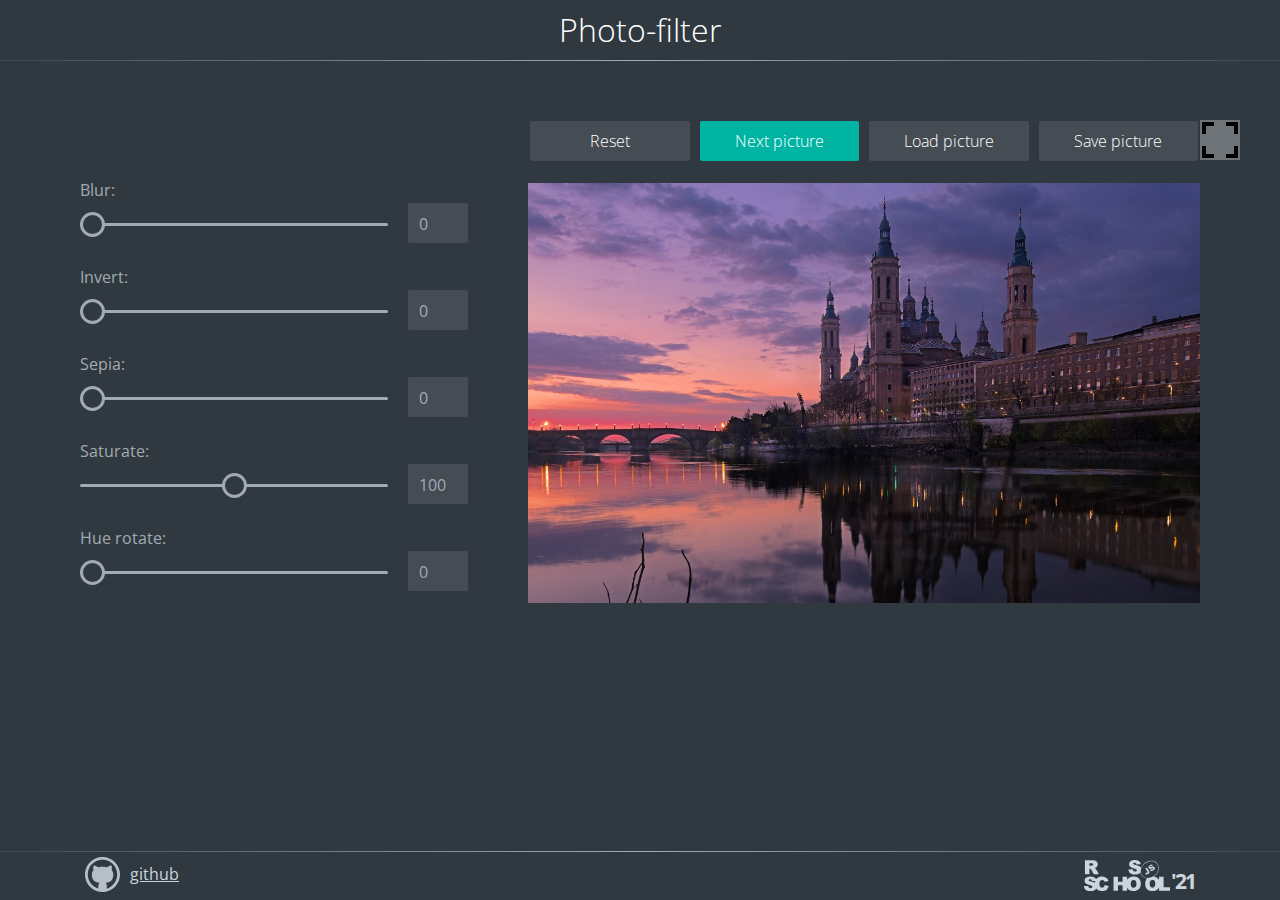
<file: photo-filter/index.html>
<!DOCTYPE html>
<html lang="en">
<head>
  <meta charset="UTF-8" />
  <meta http-equiv="X-UA-Compatible" content="IE=edge" />
  <meta name="viewport" content="width=device-width, initial-scale=1.0" />
  <link href="assets/favicon.ico" rel="shortcut icon" />
  <link href="https://fonts.gstatic.com" rel="preconnect" />
  <link href="https://fonts.googleapis.com/css2?family=Open+Sans:wght@300;400;800&display=swap" rel="stylesheet" />
  <link href="style.css" rel="stylesheet" />
  <title>photo-filter</title>
</head>
<body>
  <header class="header">
    <h1 class="header-title">Photo-filter</h1>
  </header>
  <main class="main">
    <div class="filters">
      <label>
        Blur:
        <input id="blur-slr" name="blur" data-sizing="px" type="range" min="0" max="10" value="0" />
        <output id="blur" name="result">0</output>
      </label>
      <label>
        Invert:
        <input id="invert-slr" name="invert" data-sizing="%" type="range" min="0" max="100" value="0" />
        <output id="invert" name="result">0</output>
      </label>
      <label>
        Sepia:
        <input id="sepia-slr" name="sepia" data-sizing="%" type="range" min="0" max="100" value="0" />
        <output id="sepia" name="result">0</output>
      </label>
      <label>
        Saturate:
        <input id="saturate-slr" name="saturate" data-sizing="%" type="range" min="0" max="200" value="100" />
        <output id="saturate" name="result">100</output>
      </label>
      <label>
        Hue rotate:
        <input id="hue-slr" name="hue" data-sizing="deg" type="range" min="0" max="360" value="0" />
        <output id="hue" name="result">0</output>
      </label>
    </div>
    <div class="editor">
      <div class="btn-container">
        <button id="reset" class="btn btn-reset">Reset</button>
        <button id="next" class="btn btn-next btn-active">Next picture</button>
        <label id="loadl" class="btn btn-load" for="btnInput">
          Load picture
          <input id="load" class="btn-load--input" id="btnInput" name="upload" type="file" placeholder="Load picture" />
        </label>
        <button id="save" class="btn btn-save">Save picture</button>
      </div>
      <img id="main-img" src="assets/img/img.jpg" alt="image" />
    </div>
  </main>
  <footer class="footer">
    <div class="footer-container">
      <a class="github" href="#" target="_blank" rel="noopener noreferrer">github</a>
      <a class="rss" href="https://rs.school/js/" target="_blank" rel="noopener">
        <span class="rss-year">'21</span>
      </a>
    </div>
  </footer>
  <canvas id="canvas"></canvas>
  <button id="fullscreen" class="fullscreen openfullscreen"></button>
  <script src="script.js"></script>
</body>
</html>
</file>
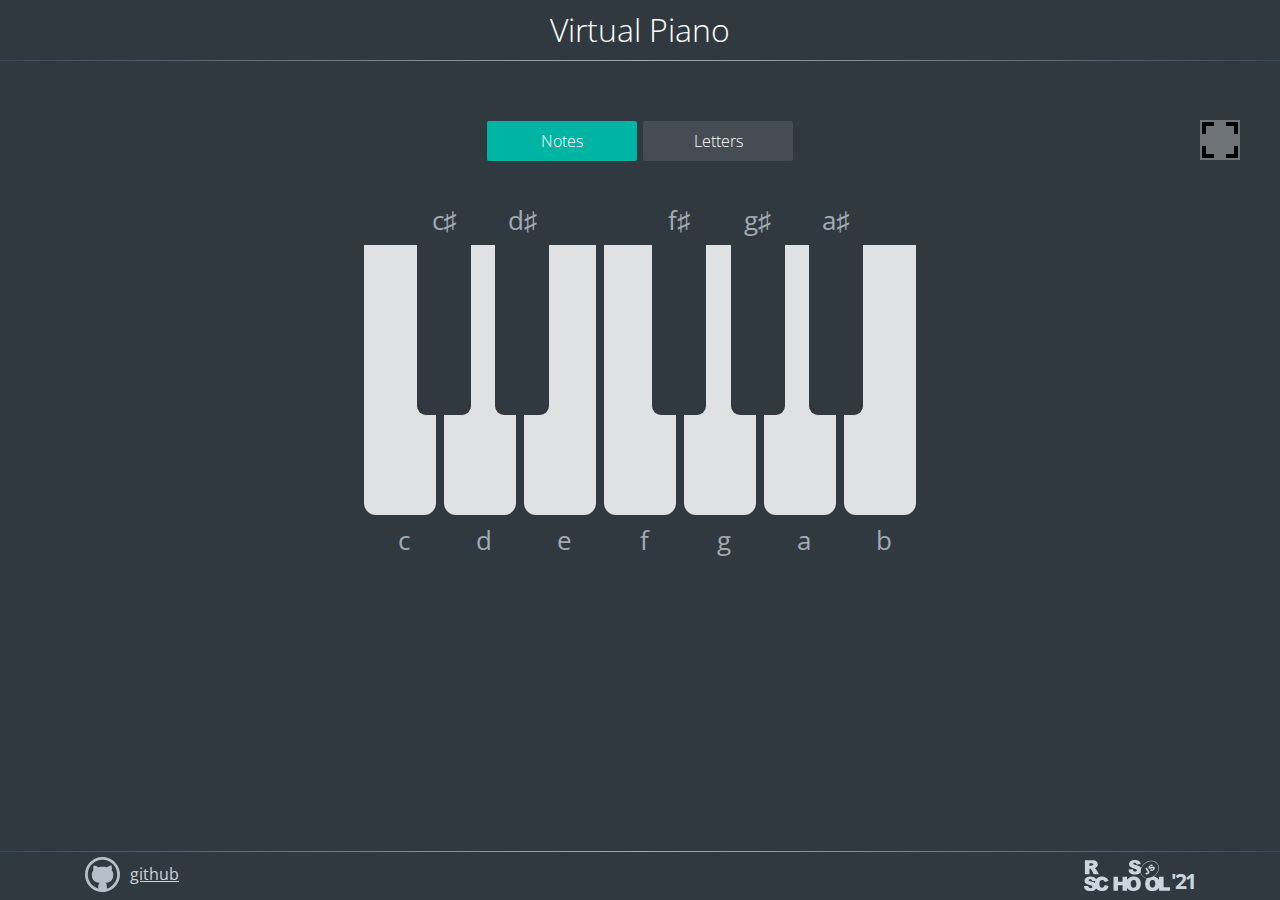
<file: virtual-piano/index.html>
<!DOCTYPE html>
<html lang="en">

<head>
  <meta charset="UTF-8">
  <meta http-equiv="X-UA-Compatible" content="IE=edge">
  <meta name="viewport" content="width=device-width, initial-scale=1.0">
  <link href="assets/piano.ico" rel="shortcut icon">

  <link href="https://fonts.gstatic.com" rel="preconnect">
  <link
    href="https://fonts.googleapis.com/css2?family=Open+Sans+Condensed:wght@300&family=Open+Sans:wght@300;400;800&display=swap"
    rel="stylesheet">
  <link href="style.css" rel="stylesheet">

  <title>virtual-piano</title>
</head>

<body>
  <header class="header">
    <h1 class="header-title">Virtual Piano</h1>
  </header>
  <main class="main">
    <div class="btn-container">
      <button class="btn btn-notes btn-active" id="notes">Notes</button>
      <button class="btn btn-letters" id="letters">Letters</button>
    </div>
    <div class="piano">
      <div class="key_1 piano-key" data-letter="D" data-note="c" id="68"></div>
      <div class="key_2 piano-key" data-letter="F" data-note="d" id="70"></div>
      <div class="key_3 piano-key" data-letter="G" data-note="e" id="71"></div>
      <div class="key_4 piano-key" data-letter="H" data-note="f" id="72"></div>
      <div class="key_5 piano-key" data-letter="J" data-note="g" id="74"></div>
      <div class="key_6 piano-key" data-letter="K" data-note="a" id="75"></div>
      <div class="key_7 piano-key" data-letter="L" data-note="b" id="76"></div>
      <div class="keys-sharp">
        <div class="key_8 piano-key sharp" data-letter="R" data-note="c♯" id="82"></div>
        <div class="key_9 piano-key sharp" data-letter="T" data-note="d♯" id="84"></div>
        <div class="piano-key sharp none"></div>
        <div class="key_10 piano-key sharp" data-letter="U" data-note="f♯" id="85"></div>
        <div class="key_11 piano-key sharp" data-letter="I" data-note="g♯" id="73"></div>
        <div class="key_12 piano-key sharp" data-letter="O" data-note="a♯" id="79"></div>
      </div>
    </div>
    <button id ="fullscreen" class="fullscreen openfullscreen "></button>
  </main>
  <footer class="footer">
    <div class="footer-container">
      <a class="github" href="#" target="_blank" rel="noopener noreferrer">github</a>
      <a class="rss" href="https://rs.school/js/" target="_blank" rel="noopener noreferrer">
        <span class="rss-year">'21</span>
      </a>
    </div>
  </footer>
  <script src="script.js"></script>
</body>

</html>
</file>
<file: photo-filter/style.css>
* {
  padding: 0;
  margin: 0;
  box-sizing: border-box;
  user-select: none;
}
a:focus {
  outline: 0;
}
body {
  min-height: 100vh;
  background-color: #313940;
  font-family: 'Open Sans', Arial, Helvetica, sans-serif;
  overflow-x: hidden;
}
.header {
  text-align: center;
  width: 100%;
  background: #313940;
  border-bottom: 1px solid;
  border-image-slice: 1;
  border-image-source: linear-gradient(to left, #38495a, #a2abb3, #38495a);
}
.header-title {
  line-height: 60px;
  font-weight: 300;
  color: #fff;
}
.main {
  min-height: calc(100vh - 110px);
  padding: 58px 10px 0;
  display: flex;
  justify-content: space-between;
  align-items: flex-start;
  width: 100%;
  max-width: 1140px;
  margin: 0 auto;
}
label:not(.btn) {
  display: block;
  position: relative;
  margin-bottom: 40px;
  margin-right: 140px;
  color: #a2abb3;
  font-size: 16px;
}
label:hover {
  color: #cbd5de;
}
label:hover output {
  color: #a2abb3;
}
label:active output {
  color: #cbd5de;
}
input[type='range'] {
  display: block;
  appearance: none;
  height: 3px;
  background-color: #a2abb3;
  margin-top: 22px;
  outline: none;
  border-radius: 0.25rem;
  transition: 0.3s;
  cursor: pointer;
  width: 100%;
}
input[type='range']::-webkit-slider-thumb {
  appearance: none;
  width: 25px;
  height: 25px;
  background-color: #313940;
  border: 3px solid #a2abb3;
  border-radius: 50%;
  cursor: pointer;
  transition: 0.3s;
}
label:hover input[type='range']::-webkit-slider-thumb {
  background-color: #00c9b7;
}
output {
  position: absolute;
  width: 60px;
  height: 40px;
  right: -80px;
  top: 24px;
  background-color: #454c53;
  border: 1px solid #454c53;
  text-align: left;
  padding-left: 10px;
  line-height: 40px;
  border-radius: 2px;
  transition: 0.3s;
}
.btn-container {
  margin-bottom: 20px;
  padding: 2px;
  display: flex;
  justify-content: center;
}
.btn-container > * {
  margin-right: 10px;
}
.btn-container > *:last-child {
  margin-right: 0;
}
.btn {
  flex: 1;
  min-width: 120px;
  height: 40px;
  padding: 0 10px;
  background-color: #454c53;
  border: 0;
  border-radius: 2px;
  font-family: 'Open Sans', sans-serif;
  font-size: 16px;
  font-weight: 300;
  color: #fff;
  outline: 0;
  cursor: pointer;
  transition: 0.3s;
}
.btn:not(.btn-active):hover {
  background-color: #515961;
}
.btn:active {
  background-color: #00c9b7;
}
.btn-active {
  background-color: #00b4a4;
}
.btn-active:hover {
  background-color: #00c9b7;
}
.btn-load {
  position: relative;
  display: inline-flex;
  align-items: center;
  justify-content: center;
  cursor: pointer;
}
.btn-load--input {
  opacity: 0;
  position: absolute;
  top: 0;
  right: 0;
  width: 100%;
  height: 100%;
  cursor: pointer;
}
.filters {
  width: 100%;
  max-width: 40%;
  padding-top: 60px;
  margin-bottom: 40px;
}
.editor {
  display: flex;
  flex-direction: column;
  justify-content: flex-start;
  width: 100%;
  max-width: 60%;
}
:root {
  --blur: 0px;
  --invert: 0%;
  --sepia: 0%;
  --saturate: 100%;
  --hue: 0deg;
}
img {
  height: 100%;
  width: 100%;
  max-height: 520px;
  max-width: 830px;
  object-fit: contain;
  filter: blur(var(--blur, 0px)) invert(var(--invert, 0%))
    sepia(var(--sepia, 0%)) saturate(var(--saturate, 100%))
    hue-rotate(var(--hue, 0deg));
}
.fullscreen {
  position: fixed;
  top: 120px;
  right: 40px;
  width: 40px;
  height: 40px;
  background-color: rgba(255, 255, 255, 0.3);
  border: 0;
  outline: 0;
  background-size: contain;
  transition: 0.3s;
  cursor: pointer;
  background-image: url('assets/svg/fullscreen-open.svg');
}
.fullscreen:hover {
  background-color: rgba(255, 255, 255, 0.5);
}
:-webkit-full-screen .fullscreen {
  background-image: url('assets/svg/fullscreen-exit.svg');
}
.footer {
  border-top: 1px solid;
  border-image-slice: 1;
  border-image-source: linear-gradient(to left, #38495a, #a2abb3, #38495a);
  background-color: #313940;
}
.footer-container {
  padding: 0 15px;
  display: flex;
  justify-content: space-between;
  align-items: center;
  width: 100%;
  max-width: 1140px;
  margin: 0 auto;
}
.github {
  display: block;
  width: 120px;
  height: 45px;
  padding-left: 45px;
  background-image: url('assets/svg/github.svg');
  background-size: 35px;
  background-repeat: no-repeat;
  background-position: left center;
  line-height: 45px;
  color: #cbd5de;
  font-size: 16px;
  font-family: 'Open Sans', sans-serif;
  transition: 0.3s;
}
.github:hover {
  color: #fff;
}
.rss {
  display: block;
  position: relative;
  font-family: 'Open Sans', sans-serif;
  width: 86px;
  height: 32px;
  background-image: url('assets/svg/rss.svg');
  background-size: contain;
  background-repeat: no-repeat;
  background-position: left center;
  padding-right: 111px;
}
.rss-year {
  position: absolute;
  bottom: 0;
  right: 0;
  font-size: 21px;
  letter-spacing: -2px;
  color: #cbd5de;
  line-height: 0.9;
  font-weight: bold;
  transition: 0.3s;
}
.rss:hover .rss-year {
  right: -5px;
  letter-spacing: 0;
}
@media (max-width: 1024px) {
  .main {
    padding-top: 40px;
  }
  label:not(.btn) {
    margin-bottom: 35px;
    margin-right: 80px;
  }
  .btn {
    min-width: 45%;
    border-radius: 2px;
  }
  .btn-container {
    flex-wrap: wrap;
    margin-left: -10px;
    margin-right: -10px;
  }
  .btn-container > *:last-child {
    margin-right: 10px;
  }
  .btn-container > * {
    margin: 10px;
  }
  .main {
    flex-wrap: wrap;
  }
  .filters,
  .editor {
    max-width: 100%;
  }
  .fullscreen {
    top: 15px;
    right: 20px;
    width: 40px;
    height: 40px;
  }
}
@media (max-width: 375px) {
  .btn {
    min-width: 145px;
  }
  .btn-container > *:last-child {
    margin-right: 3px;
  }
  .btn-container > * {
    margin: 3px;
  }
}
canvas{
  display: none;
}
</file>
<file: virtual-piano/style.css>
* {
	padding: 0;
	margin: 0;
	box-sizing: border-box;
	user-select: none;
}
a:focus {
	outline: 0;
}
html {
	background: #313940;
}
body {
	min-height: 100vh;
	background-color: #313940;
	font-family: "Open Sans", Arial, Helvetica, sans-serif;
	background: #313940;
	overflow-x: hidden;
}
.header {
	text-align: center;
	width: 100%;
	border-bottom: 1px solid;
	border-image-slice: 1;
	border-image-source: linear-gradient(to left, #38495a, #a2abb3, #38495a);
}
.header-title {
	line-height: 60px;
	font-weight: 300;
	color: #fff;
}
.main {
	min-height: calc(100vh - 110px);
	padding: 60px 10px 0;
	display: flex;
	flex-direction: column;
	justify-content: flex-start;
	align-items: space-between;
	width: 100%;
	max-width: 1140px;
	margin: 0 auto;
}
.btn-container {
	display: flex;
	justify-content: space-between;
	width: 306px;
	height: 40px;
	margin: 0 auto;
	margin-bottom: 80px;
}
.btn {
	width: 150px;
	height: 40px;
	padding: 0 10px;
	background-color: #454c53;
	border: 0;
	border-radius: 2px;
	font-family: "Open Sans", sans-serif;
	font-size: 16px;
	font-weight: 300;
	color: #fff;
	outline: 0;
	cursor: pointer;
	transition: 0.3s;
}
.btn:not(.btn-active):hover {
	background-color: #515961;
}
.btn:active {
	background-color: #00c9b7;
}
.btn-active {
	background-color: #00b4a4;
}
.btn-active:hover {
	background-color: #00c9b7;
}
.piano {
	position: relative;
	display: flex;
	justify-content: space-between;
	width: 100%;
	height: 270px;
	max-width: 560px;
	margin: 0 auto 60px;
}
.piano-key {
	position: relative;
	width: 80px;
	height: 270px;
	background-color: rgba(255, 255, 255, 0.85);
	margin: 4px;
	border-radius: 0px 0px 12px 12px;
	transition: 0.3s;
	cursor: pointer;
}
.piano-key:hover {
	background-color: #fff;
}
.keys-sharp {
	position: absolute;
	top: 0;
	bottom: 0;
	left: 53px;
	right: 53px;
	display: flex;
	justify-content: space-between;
	pointer-events: none;
}
.piano-key.sharp {
	width: 54px;
	height: 170px;
	background-color: #313940;
	border: 0;
	border-radius: 0px 0px 9px 9px;
	top: 0;
	z-index: 3;
	pointer-events: auto;
	transform-origin: center top;
}
.piano-key.piano-key-active,
.piano-key.sharp.piano-key-active {
	transform: scale(0.96);
}
.piano-key.none {
	background-color: transparent;
	border: 0;
	border-radius: 0;
	pointer-events: none;
}
.piano-key::before,
.piano-key::after {
	content: attr(data-note);
	position: absolute;
	width: 40px;
	height: 40px;
	font-size: 26px;
	line-height: 40px;
	text-align: center;
	color: #a2abb3;
	bottom: -45px;
	left: 20px;
	transition: 0.3s;
	pointer-events: none;
}
.piano-key::after {
	display: none;
	content: attr(data-letter);
}
.piano-key:hover::before,
.piano-key:hover::after {
	color: #d7dfe6;
}

.sharp:active {
	border-top: 0;
}

.piano-key.sharp::before,
.piano-key.sharp::after {
	bottom: 175px;
	left: 7px;
}
.piano-key.letter::before {
	display: none;
}
.piano-key.letter::after {
	display: block;
}
.piano-key-letter::before {
	content: attr(data-letter);
}

.piano-key-remove-mouse:active::before {
	color: #a2abb3;
}

.piano-key-active-pseudo:hover::after,
.piano-key-active-pseudo:hover::before,
.piano-key-active::after,
.piano-key-active::before {
	color: #00b4a4;
}

.fullscreen {
	position: fixed;
	top: 120px;
	right: 40px;
	width: 40px;
	height: 40px;
	background-color: rgba(255, 255, 255, 0.3);
	border: 0;
	outline: 0;
	background-size: contain;
	transition: 0.3s;
	cursor: pointer;
	background-image: url("assets/svg/fullscreen-open.svg");
}
.fullscreen:hover {
	background-color: rgba(255, 255, 255, 0.5);
}
:-webkit-full-screen .fullscreen {
	background-image: url("assets/svg/fullscreen-exit.svg");
}
.footer {
	border-top: 1px solid;
	border-image-slice: 1;
	border-image-source: linear-gradient(to left, #38495a, #a2abb3, #38495a);
}
.footer-container {
	padding: 0 15px;
	display: flex;
	justify-content: space-between;
	align-items: center;
	width: 100%;
	max-width: 1140px;
	margin: 0 auto;
}
.github {
	display: block;
	width: 120px;
	height: 45px;
	padding-left: 45px;
	background-image: url("assets/svg/github.svg");
	background-size: 35px;
	background-repeat: no-repeat;
	background-position: left center;
	line-height: 45px;
	color: #cbd5de;
	font-size: 16px;
	font-family: "Open Sans", sans-serif;
	transition: 0.3s;
}
.github:hover {
	color: #fff;
}
.rss {
	display: block;
	position: relative;
	font-family: "Open Sans", sans-serif;
	width: 86px;
	height: 32px;
	background-image: url("assets/svg/rss.svg");
	background-size: contain;
	background-repeat: no-repeat;
	background-position: left center;
	padding-right: 111px;
}
.rss-year {
	position: absolute;
	bottom: 0;
	right: 0;
	font-size: 21px;
	letter-spacing: -2px;
	color: #cbd5de;
	line-height: 0.9;
	font-weight: bold;
	transition: 0.3s;
}
.rss:hover .rss-year {
	right: -5px;
	letter-spacing: 0;
}
@media (max-width: 768px) {
	.fullscreen {
		top: 10px;
		right: 20px;
		width: 40px;
		height: 40px;
	}
}
@media (max-width: 600px) {
	.main {
		padding-top: 40px;
	}
	.piano {
		width: 310px;
		height: 160px;
	}
	.piano-key {
		width: 44px;
		height: 160px;
		border-radius: 0px 0px 8px 8px;
		border: 2px solid #313940;
	}
	.keys-sharp {
		left: 26px;
		right: 26px;
	}
	.piano-key.sharp {
		width: 36px;
		height: 100px;
		border-radius: 0px 0px 6px 6px;
	}
	.piano-key::before,
	.piano-key::after {
		width: 30px;
		height: 30px;
		font-size: 22px;
		bottom: -35px;
		left: 7px;
		font-size: 22px;
	}
	.piano-key.sharp::before,
	.piano-key.sharp::after {
		bottom: 115px;
		left: 3px;
	}
	.btn-container {
		width: 244px;
		height: 40px;
		margin-bottom: 80px;
	}
	.btn {
		width: 120px;
		height: 40px;
	}
}
</file>
